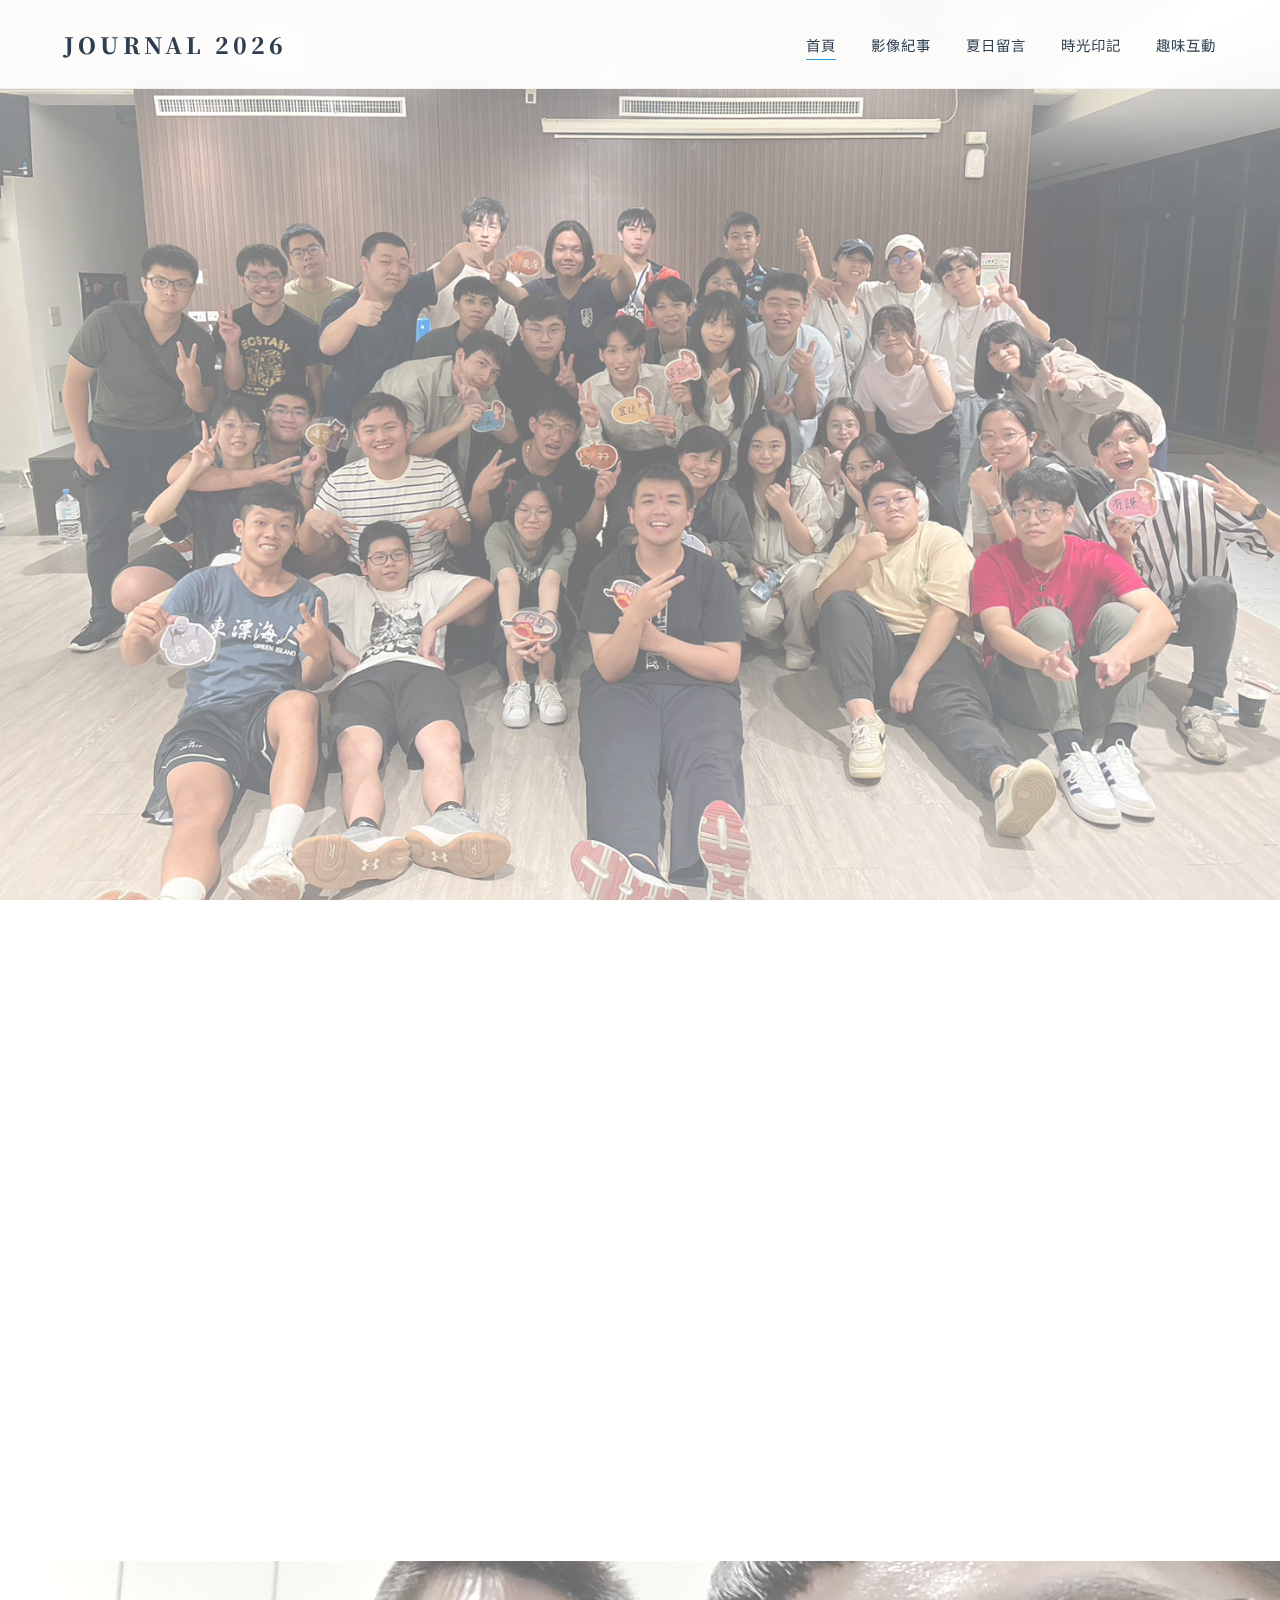
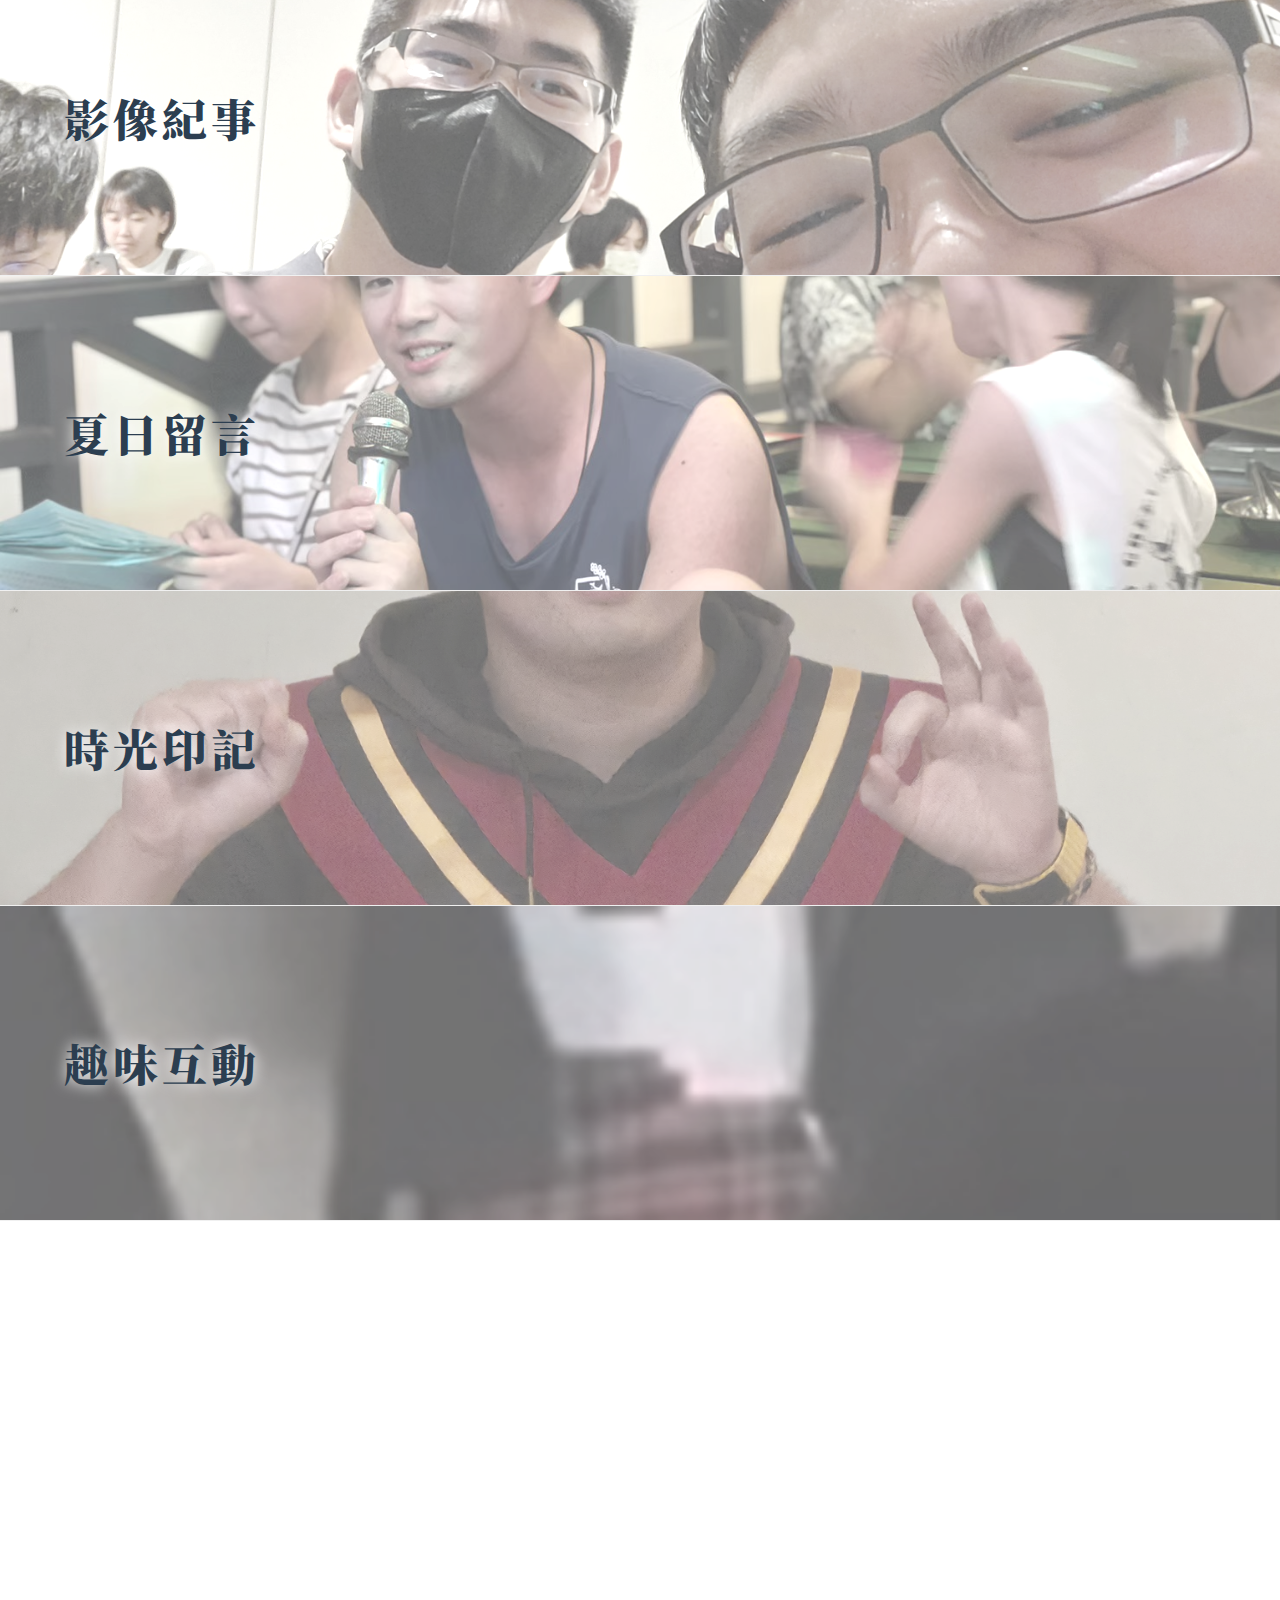
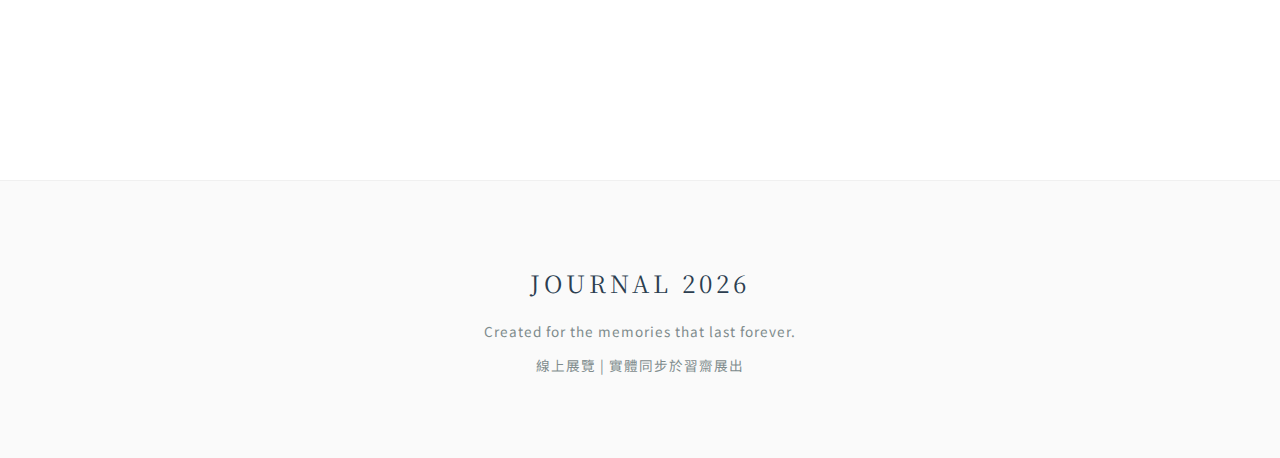
<file: 首頁/index.html>
<!DOCTYPE html>
<html lang="zh-TW">
<head>
    <meta charset="UTF-8">
    <meta name="viewport" content="width=device-width, initial-scale=1.0">
    <title>時光紀事 2026 | 青春與未來的交界</title>
    <!-- 引入字體：Noto Serif 用於標題增加展覽氣息，Noto Sans 用於內文 -->
    <link href="https://fonts.googleapis.com/css2?family=Noto+Sans+TC:wght@300;400;700&family=Noto+Serif+TC:wght@600;900&display=swap" rel="stylesheet">
    <style>
        :root {
            --primary-color: #3498db; /* 清新天藍 */
            --accent-color: #f1c40f;  /* 點綴金 */
            --bg-color: #ffffff;      /* 純白背景 */
            --text-main: #2c3e50;     /* 深藍灰文字 */
            --text-light: #7f8c8d;    /* 輔助文字 */
            --border-color: #f0f0f0;
        }

        * {
            margin: 0;
            padding: 0;
            box-sizing: border-box;
        }

        html {
            scroll-behavior: smooth;
        }

        body {
            font-family: 'Noto Sans TC', sans-serif;
            background-color: var(--bg-color);
            color: var(--text-main);
            overflow-x: hidden;
            line-height: 1.8;
        }

        /* --- 導覽列 --- */
        header {
            background-color: rgba(255, 255, 255, 0.9);
            backdrop-filter: blur(10px);
            padding: 1.5rem 0;
            position: fixed;
            width: 100%;
            top: 0;
            z-index: 1000;
            border-bottom: 1px solid var(--border-color);
            transition: all 0.4s ease;
        }

        .header-scrolled {
            padding: 1rem 0;
            background-color: rgba(255, 255, 255, 0.98);
        }

        .nav-content {
            display: flex;
            justify-content: space-between;
            align-items: center;
            width: 90%;
            max-width: 1400px;
            margin: 0 auto;
        }

        .logo {
            font-family: 'Noto Serif TC', serif;
            font-size: 1.4rem;
            letter-spacing: 4px;
            font-weight: 900;
            color: var(--text-main);
            text-decoration: none;
        }

        nav ul { list-style: none; display: flex; gap: 35px; }

        nav ul li a {
            color: var(--text-main);
            text-decoration: none;
            font-size: 0.9rem;
            font-weight: 400;
            letter-spacing: 1px;
            transition: 0.3s;
            position: relative;
        }

        nav ul li a::after {
            content: '';
            position: absolute;
            bottom: -5px;
            left: 0;
            width: 0;
            height: 1px;
            background: var(--primary-color);
            transition: 0.3s;
        }

        nav ul li a:hover::after, nav ul li a.active::after { width: 100%; }
        nav ul li a:hover { color: var(--primary-color); }

        /* --- 主視覺 Hero (bg1.jpg) - 100vh --- */
        .hero {
            width: 100%;
            height: 100vh;
            background: url('images/bg1.jpg') center/cover no-repeat;
            display: flex;
            align-items: center; /* 垂直置中，透過 padding 下移文字 */
            justify-content: center;
            position: relative;
        }

        .hero-overlay {
            position: absolute;
            inset: 0;
            background: rgba(255, 255, 255, 0.45); /* 增強白色濾鏡，讓背景更淡更亮 */
            z-index: 1;
        }

        .hero-text {
            position: relative;
            z-index: 2;
            text-align: center;
            padding-top: 10vh; /* 文字下移 10% 視窗高度 */
        }

        .hero-text h1 {
            font-family: 'Noto Serif TC', serif;
            font-size: clamp(3rem, 10vw, 6rem);
            font-weight: 900;
            color: var(--text-main);
            margin-bottom: 1.5rem;
            letter-spacing: 15px;
            opacity: 0;
            transform: translateY(30px);
            animation: revealUp 1.2s ease forwards;
            /* 增加細微的白色外發光確保邊緣清晰 */
            text-shadow: 0 0 20px rgba(255, 255, 255, 0.9), 0 0 10px rgba(255, 255, 255, 0.8);
        }

        .hero-text p {
            font-size: 1.2rem;
            letter-spacing: 8px;
            color: var(--text-main); /* 改為深色確保在淺色濾鏡下可見 */
            font-weight: 700;
            text-transform: uppercase;
            opacity: 0;
            transform: translateY(20px);
            animation: revealUp 1.2s ease 0.4s forwards;
            text-shadow: 0 0 10px rgba(255, 255, 255, 0.9);
        }

        /* --- 展覽論述區 --- */
        .intro-section {
            padding: 120px 0;
            max-width: 1000px;
            margin: 0 auto;
            text-align: center;
        }

        .reveal-node {
            opacity: 0;
            transform: translateY(40px);
            transition: all 1s cubic-bezier(0.2, 1, 0.3, 1);
        }

        .reveal-node.active {
            opacity: 1;
            transform: translateY(0);
        }

        .intro-title {
            font-family: 'Noto Serif TC', serif;
            font-size: 2.5rem;
            margin-bottom: 50px;
            position: relative;
            display: inline-block;
        }

        .intro-title::after {
            content: '';
            position: absolute;
            bottom: -15px;
            left: 50%;
            transform: translateX(-50%);
            width: 40px;
            height: 2px;
            background: var(--primary-color);
        }

        .intro-grid {
            display: grid;
            grid-template-columns: 1fr 1fr;
            gap: 60px;
            text-align: left;
            margin-top: 40px;
        }

        .intro-box h4 {
            font-family: 'Noto Serif TC', serif;
            font-size: 1.4rem;
            margin-bottom: 15px;
            color: var(--primary-color);
        }

        .intro-box p {
            color: var(--text-light);
            font-weight: 400;
            text-align: justify;
        }

        /* --- 分區橫幅連結 (35vh) --- */
        .sections-container {
            width: 100%;
            margin-top: 60px;
        }

        .exhibition-block {
            width: 100%;
            height: 35vh;
            display: flex;
            text-decoration: none;
            color: inherit;
            overflow: hidden;
            border-bottom: 1px solid var(--border-color);
            position: relative;
            transition: 0.6s cubic-bezier(0.2, 1, 0.3, 1);
        }

        .block-overlay {
            position: absolute;
            inset: 0;
            background: rgba(255, 255, 255, 0.4); /* 增加白色透明度確保文字清晰 */
            z-index: 2;
            transition: 0.4s;
        }

        .block-bg {
            position: absolute;
            width: 100%;
            height: 100%;
            background-size: cover;
            background-position: center;
            filter: grayscale(40%) brightness(1.1);
            transition: 1.2s cubic-bezier(0.2, 1, 0.3, 1);
            z-index: 1;
        }

        .block-1 .block-bg { background-image: url('images/bg2.jpg'); }
        .block-2 .block-bg { background-image: url('images/bg3.jpg'); }
        .block-3 .block-bg { background-image: url('images/bg4.jpg'); }
        .block-4 .block-bg { background-image: url('images/friend1.jpg'); }

        .block-content {
            position: relative;
            z-index: 3;
            width: 90%;
            max-width: 1400px;
            margin: 0 auto;
            display: flex;
            align-items: center;
            justify-content: space-between;
        }

        .block-title h3 {
            font-family: 'Noto Serif TC', serif;
            font-size: 2.8rem;
            font-weight: 900;
            color: var(--text-main);
            letter-spacing: 4px;
            transition: 0.5s;
            text-shadow: 0 0 15px rgba(255, 255, 255, 1); /* 強大白影 */
        }

        .block-desc {
            max-width: 450px;
            font-size: 1rem;
            font-weight: 700; /* 加粗 */
            color: var(--text-main);
            text-align: right;
            transform: translateX(40px);
            opacity: 0;
            transition: 0.6s cubic-bezier(0.2, 1, 0.3, 1);
            text-shadow: 0 0 10px rgba(255, 255, 255, 0.8);
        }

        /* 懸停動效 */
        .exhibition-block:hover {
            height: 40vh;
        }

        .exhibition-block:hover .block-bg {
            filter: grayscale(0%) brightness(1.1);
            transform: scale(1.05);
        }

        .exhibition-block:hover .block-overlay {
            background: rgba(255, 255, 255, 0.25);
        }

        .exhibition-block:hover .block-desc {
            transform: translateX(0);
            opacity: 1;
        }

        .exhibition-block:hover .block-title h3 {
            color: var(--primary-color);
            letter-spacing: 8px;
        }

        /* --- 展覽資訊區 (5/31 習齋) --- */
        .venue-section {
            padding: 150px 0;
            text-align: center;
            background: #fff;
        }

        .venue-info {
            display: flex;
            justify-content: center;
            gap: 100px;
            margin-top: 40px;
        }

        .venue-item span {
            display: block;
            font-size: 0.8rem;
            letter-spacing: 3px;
            color: var(--primary-color);
            margin-bottom: 10px;
            text-transform: uppercase;
        }

        .venue-item h5 {
            font-family: 'Noto Serif TC', serif;
            font-size: 2.2rem;
            font-weight: 900;
        }

        /* --- 頁尾 --- */
        footer {
            background-color: #fafafa;
            padding: 80px 0;
            border-top: 1px solid var(--border-color);
            text-align: center;
        }

        .footer-logo {
            font-family: 'Noto Serif TC', serif;
            font-size: 1.5rem;
            margin-bottom: 15px;
            display: block;
            letter-spacing: 4px;
        }

        .footer-info {
            font-size: 0.85rem;
            color: var(--text-light);
            letter-spacing: 1px;
        }

        /* 動畫定義 */
        @keyframes revealUp {
            to { opacity: 1; transform: translateY(0); }
        }

        /* 手機版 RWD */
        @media (max-width: 768px) {
            .hero-text { padding-top: 5vh; }
            .hero-text h1 { font-size: 2.8rem; letter-spacing: 5px; }
            .intro-grid { grid-template-columns: 1fr; gap: 40px; }
            .venue-info { flex-direction: column; gap: 40px; }
            .block-title h3 { font-size: 1.8rem; }
            .block-desc { display: none; }
            .exhibition-block { height: 25vh; }
            .exhibition-block:hover { height: 25vh; }
        }
    </style>
</head>
<body>

    <header id="main-header">
        <div class="nav-content">
            <a href="index.html" class="logo">JOURNAL 2026</a>
            <nav>
                <ul>
                    <li><a href="index.html" class="active">首頁</a></li>
                    <li><a href="../影像紀事/gallery.html">影像紀事</a></li>
                    <li><a href="../夏日留言/blessings.html">夏日留言</a></li>
                    <li><a href="../時光印記/memorial.html">時光印記</a></li>
                    <li><a href="../趣味互動/games.html">趣味互動</a></li>
                </ul>
            </nav>
        </div>
    </header>

    <!-- 主視覺區 (100vh) -->
    <section class="hero">
        <div class="hero-overlay"></div>
        <div class="hero-text">
            <h1>時光紀事</h1>
            <p>Memories & The Bright Future</p>
        </div>
    </section>

    <!-- 展覽介紹區 -->
    <main>
        <section class="intro-section">
            <div class="reveal-node">
                <h2 class="intro-title">展覽敘事</h2>
            </div>
            
            <div class="intro-grid">
                <div class="intro-box reveal-node">
                    <h4>展覽動機與目的</h4>
                    <p>
                        這場展覽不僅僅是為了紀錄一段旅程的終點，更是為了珍藏那些在日常中容易被忽略的微光。我們希望透過數位空間的轉化，將四年的共同記憶凝結成可以反覆閱讀的篇章。無論是曾經的迷惘或是此刻的堅定，都將在此刻獲得見證，並成為通往未來的溫柔動力。
                    </p>
                </div>
                <div class="intro-box reveal-node">
                    <h4>展覽介紹</h4>
                    <p>
                        《時光紀事 2026》線上特展，結合了影像紀錄、即時互動與數位工藝。從捕捉校園瞬間的影像廊道，到匯聚眾人情感的夏日留言牆，以及可供珍藏的明信片工作坊。這是一場關於青春、關於你我、關於成長的感官漫遊，誠邀您在蟬鳴響起前，與我們一同回溯那些閃閃發光的日子。
                    </p>
                </div>
            </div>
        </section>

        <!-- 分區連結區 (bg2 - bg5) -->
        <section class="sections-container">
            
            <a href="../影像紀事/gallery.html" class="exhibition-block block-1">
                <div class="block-bg"></div>
                <div class="block-overlay"></div>
                <div class="block-content">
                    <div class="block-title">
                        <h3>影像紀事</h3>
                    </div>
                    <div class="block-desc">
                        那些被快門捕捉的瞬間，是時光流轉中最誠實的切片。
                    </div>
                </div>
            </a>

            <a href="../夏日留言/blessings.html" class="exhibition-block block-2">
                <div class="block-bg"></div>
                <div class="block-overlay"></div>
                <div class="block-content">
                    <div class="block-title">
                        <h3>夏日留言</h3>
                    </div>
                    <div class="block-desc">
                        在蟬鳴的季節裡，將未竟的話語託付給雲端的回聲。
                    </div>
                </div>
            </a>

            <a href="../時光印記/memorial.html" class="exhibition-block block-3">
                <div class="block-bg"></div>
                <div class="block-overlay"></div>
                <div class="block-content">
                    <div class="block-title">
                        <h3>時光印記</h3>
                    </div>
                    <div class="block-desc">
                        親手製作一份數位的溫度，留作彼此生命中的紀念標本。
                    </div>
                </div>
            </a>

            <a href="../趣味互動/games.html" class="exhibition-block block-4">
                <div class="block-bg"></div>
                <div class="block-overlay"></div>
                <div class="block-content">
                    <div class="block-title">
                        <h3>趣味互動</h3>
                    </div>
                    <div class="block-desc">
                        拋開嚴肅的氣氛，在節奏與點擊之間找回最純粹的快樂。
                    </div>
                </div>
            </a>

        </section>

        <!-- 展覽資訊 (放最後) -->
        <section class="venue-section">
            <div class="reveal-node">
                <h2 class="intro-title">展覽資訊</h2>
            </div>
            <div class="venue-info reveal-node">
                <div class="venue-item">
                    <span>Opening Date</span>
                    <h5>2026 . 05 . 31</h5>
                </div>
                <div class="venue-item">
                    <span>Venue Location</span>
                    <h5>習齋 (Xi-Zhai)</h5>
                </div>
            </div>
        </section>
    </main>

    <footer>
        <div class="container">
            <span class="footer-logo">JOURNAL 2026</span>
            <p class="footer-info">Created for the memories that last forever.</p>
            <p class="footer-info" style="margin-top: 10px;">線上展覽 | 實體同步於習齋展出</p>
        </div>
    </footer>

    <script>
        // 1. 導覽列滾動效果
        window.addEventListener('scroll', () => {
            const header = document.getElementById('main-header');
            if (window.scrollY > 100) {
                header.classList.add('header-scrolled');
            } else {
                header.classList.remove('header-scrolled');
            }
        });

        // 2. 滾動偵測動畫 (Intersection Observer)
        const observerOptions = {
            threshold: 0.1,
            rootMargin: '0px 0px -50px 0px'
        };

        const observer = new IntersectionObserver((entries) => {
            entries.forEach(entry => {
                if (entry.isIntersecting) {
                    entry.target.classList.add('active');
                }
            });
        }, observerOptions);

        document.querySelectorAll('.reveal-node').forEach(node => {
            observer.observe(node);
        });
    </script>
</body>
</html>
</file>
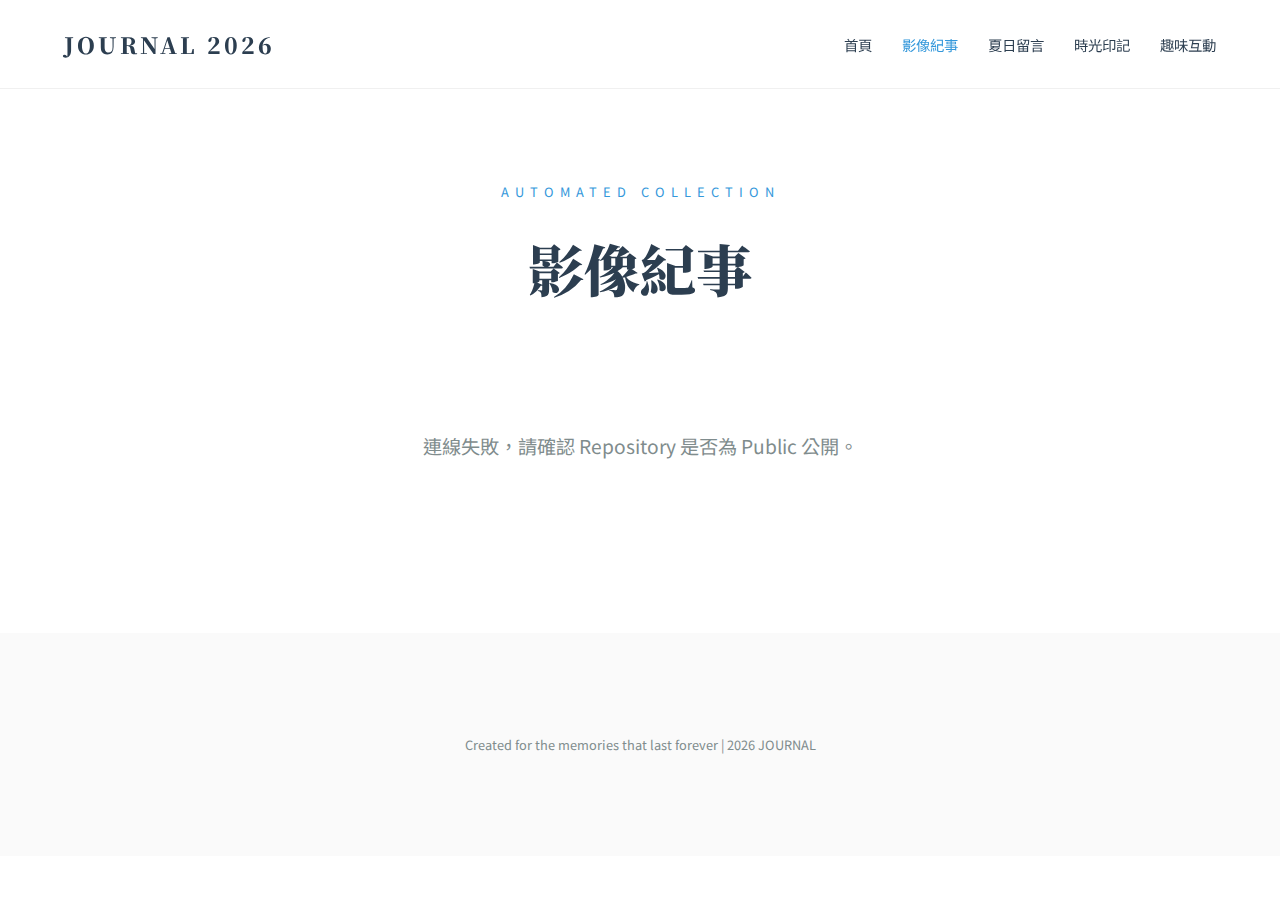
<file: gallery.html>
<!DOCTYPE html>
<html lang="zh-TW">
<head>
    <meta charset="UTF-8">
    <meta name="viewport" content="width=device-width, initial-scale=1.0">
    <title>影像紀事 | 時光紀錄展</title>
    <link href="https://fonts.googleapis.com/css2?family=Noto+Sans+TC:wght@300;400;700&family=Noto+Serif+TC:wght@600;900&display=swap" rel="stylesheet">
    <style>
        :root {
            --primary-color: #3498db;
            --bg-color: #ffffff;
            --text-main: #2c3e50;
            --text-light: #7f8c8d;
            --border-color: #f0f0f0;
        }

        * { margin: 0; padding: 0; box-sizing: border-box; }
        
        body {
            font-family: 'Noto Sans TC', sans-serif;
            background-color: var(--bg-color);
            color: var(--text-main);
            line-height: 1.8;
        }

        /* --- 導覽列 --- */
        header {
            background-color: rgba(255, 255, 255, 0.85);
            backdrop-filter: blur(12px);
            padding: 1.5rem 0;
            position: fixed;
            width: 100%;
            top: 0;
            z-index: 1000;
            border-bottom: 1px solid var(--border-color);
        }
        .nav-content {
            display: flex;
            justify-content: space-between;
            align-items: center;
            width: 90%;
            max-width: 1400px;
            margin: 0 auto;
        }
        .logo { font-family: 'Noto Serif TC', serif; font-size: 1.4rem; letter-spacing: 3px; font-weight: 900; }
        nav ul { list-style: none; display: flex; gap: 30px; }
        nav ul li a { color: var(--text-main); text-decoration: none; font-size: 0.9rem; transition: 0.3s; }
        nav ul li a:hover, nav ul li a.active { color: var(--primary-color); }

        /* --- 展覽標題區 --- */
        .page-header {
            margin-top: 180px;
            text-align: center;
            padding-bottom: 60px;
        }
        .page-header span {
            font-size: 0.8rem;
            color: var(--primary-color);
            text-transform: uppercase;
            letter-spacing: 6px;
            display: block;
            margin-bottom: 15px;
        }
        .page-header h2 {
            font-family: 'Noto Serif TC', serif;
            font-size: 3.5rem;
            font-weight: 900;
        }

        /* --- 影像網格 --- */
        .gallery-container {
            width: 90%;
            max-width: 1400px;
            margin: 0 auto 120px;
        }

        #media-grid {
            display: grid;
            grid-template-columns: repeat(auto-fill, minmax(350px, 1fr));
            gap: 40px;
        }

        .media-card {
            background: #fff;
            overflow: hidden;
            transition: 0.5s;
        }

        .image-wrapper {
            width: 100%;
            height: 350px;
            overflow: hidden;
            background: #f9f9f9;
            border: 1px solid #eee;
        }
        .image-wrapper img {
            width: 100%;
            height: 100%;
            object-fit: cover;
            transition: 1s;
        }
        .media-card:hover .image-wrapper img { transform: scale(1.1); }

        .card-info { padding: 15px 0; border-bottom: 1px solid #eee; }
        .card-info h4 { font-family: 'Noto Serif TC', serif; font-size: 1.1rem; color: var(--text-main); }

        /* 載入中動畫 */
        .loader {
            text-align: center;
            padding: 50px;
            font-size: 1.2rem;
            color: var(--text-light);
            grid-column: 1 / -1;
        }

        footer {
            padding: 100px 0;
            background-color: #fafafa;
            text-align: center;
            color: var(--text-light);
            font-size: 0.8rem;
        }
    </style>
</head>
<body>

    <header>
        <div class="nav-content">
            <div class="logo">JOURNAL 2026</div>
            <nav>
                <ul>
                    <li><a href="index.html">首頁</a></li>
                    <li><a href="gallery.html" class="active">影像紀事</a></li>
                    <li><a href="blessings.html">夏日留言</a></li>
                    <li><a href="memorial.html">時光印記</a></li>
                    <li><a href="games.html">趣味互動</a></li>
                </ul>
            </nav>
        </div>
    </header>

    <main>
        <div class="page-header">
            <span>Automated Collection</span>
            <h2>影像紀事</h2>
        </div>

        <div class="gallery-container">
            <div id="media-grid">
                <div class="loader">正在讀取時光膠囊中的照片...</div>
            </div>
        </div>
    </main>

    <footer>
        <p>Created for the memories that last forever | 2026 JOURNAL</p>
    </footer>

    <script>
        // --- 設定你的 GitHub 資訊 ---
        const username = 'shutiao7321'; // 你的 GitHub 帳號
        const repo = 'BC-project';      // 你的 Repository 名稱
        const folder = 'public';        // 你存放照片的資料夾名稱

        async function fetchPhotos() {
            const grid = document.getElementById('media-grid');
            
            try {
                // 利用 GitHub API 抓取資料夾清單
                const response = await fetch(`https://api.github.com/repos/${username}/${repo}/contents/${folder}`);
                const files = await response.json();

                // 清空載入中文字
                grid.innerHTML = '';

                // 篩選出圖片檔案 (jpg, png, webp, gif)
                const photoFiles = files.filter(file => 
                    /\.(jpe?g|png|webp|gif)$/i.test(file.name)
                );

                if (photoFiles.length === 0) {
                    grid.innerHTML = '<div class="loader">資料夾內目前沒有照片喔！</div>';
                    return;
                }

                // 自動產生 HTML 結構
                photoFiles.forEach(file => {
                    const card = document.createElement('div');
                    card.className = 'media-card';
                    
                    // 注意：GitHub API 回傳的 download_url 是可以直接顯示的圖片網址
                    card.innerHTML = `
                        <div class="image-wrapper">
                            <img src="${file.download_url}" alt="${file.name}">
                        </div>
                        <div class="card-info">
                            <h4>影像紀錄</h4>
                            <p>${file.name}</p>
                        </div>
                    `;
                    grid.appendChild(card);
                });

            } catch (error) {
                console.error('抓取照片失敗:', error);
                grid.innerHTML = '<div class="loader">連線失敗，請確認 Repository 是否為 Public 公開。</div>';
            }
        }

        // 執行抓取
        fetchPhotos();
    </script>
</body>
</html>
</file>
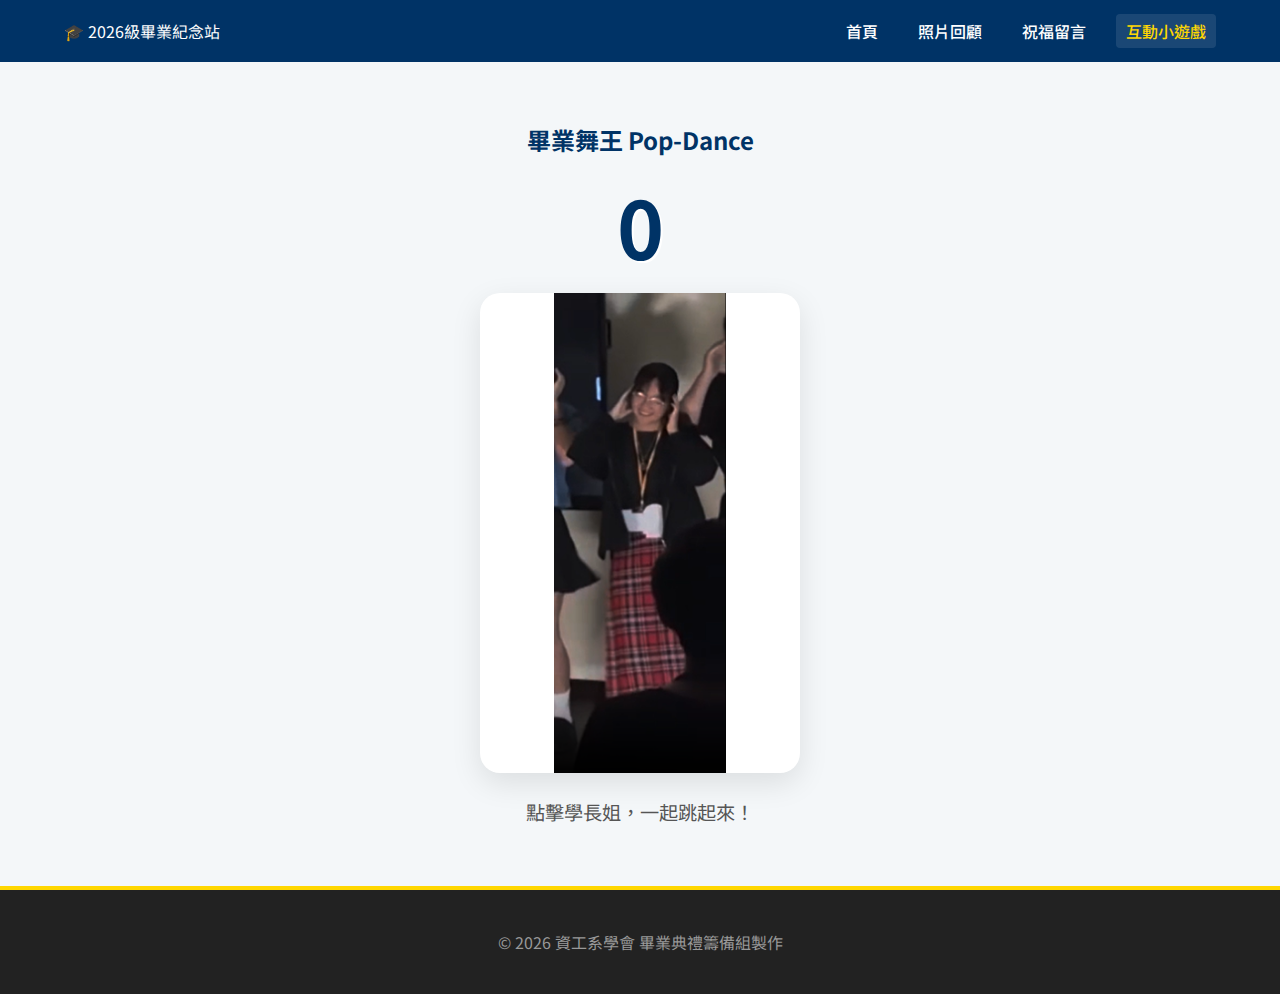
<file: games.html>
<!DOCTYPE html>
<html lang="zh-TW">
<head>
    <meta charset="UTF-8">
    <meta name="viewport" content="width=device-width, initial-scale=1.0">
    <title>互動小遊戲 | 2026級畢業紀念站</title>
    <link href="https://fonts.googleapis.com/css2?family=Noto+Sans+TC:wght@400;700&display=swap" rel="stylesheet">
    <style>
        :root { --primary-color: #003366; --secondary-color: #FFD700; --white: #ffffff; --bg-color: #f4f7f9; }
        * { margin: 0; padding: 0; box-sizing: border-box; }
        body { font-family: 'Noto Sans TC', sans-serif; background-color: var(--bg-color); text-align: center; }
        
        header { background-color: var(--primary-color); color: var(--white); padding: 1.2rem 0; position: sticky; top: 0; z-index: 1000; }
        .nav-content { display: flex; justify-content: space-between; align-items: center; width: 90%; max-width: 1200px; margin: 0 auto; }
        nav ul { list-style: none; display: flex; gap: 20px; }
        nav ul li a { color: var(--white); text-decoration: none; font-weight: 500; transition: 0.3s; padding: 5px 10px; border-radius: 4px; }
        nav ul li a:hover, nav ul li a.active { color: var(--secondary-color); background: rgba(255,255,255,0.1); }

        .game-section { padding: 60px 0; }
        .score { font-size: 5rem; font-weight: bold; color: var(--primary-color); margin: 10px 0; text-shadow: 2px 2px 0px white; }
        
        #pop-container {
            width: 320px;
            height: 480px;
            margin: 0 auto;
            cursor: pointer;
            user-select: none;
            -webkit-tap-highlight-color: transparent;
            display: flex;
            align-items: center;
            justify-content: center;
            background: white;
            border-radius: 20px;
            box-shadow: 0 10px 30px rgba(0,0,0,0.1);
            overflow: hidden;
        }
        
        #pop-img { max-width: 100%; max-height: 100%; object-fit: contain; -webkit-user-drag: none; }
        .instructions { margin-top: 25px; color: #555; font-size: 1.2rem; }

        footer { background-color: #222; color: #999; padding: 40px 0; text-align: center; border-top: 4px solid var(--secondary-color); }
    </style>
</head>
<body>
    <header>
        <div class="container nav-content">
            <div class="logo">🎓 2026級畢業紀念站</div>
            <nav>
                <ul>
                    <li><a href="index.html">首頁</a></li>
                    <li><a href="gallery.html">照片回顧</a></li>
                    <li><a href="blessings.html">祝福留言</a></li>
                    <li><a href="games.html" class="active">互動小遊戲</a></li>
                </ul>
            </nav>
        </div>
    </header>

    <section class="container game-section">
        <h2 style="color:var(--primary-color)">畢業舞王 Pop-Dance</h2>
        <div class="score" id="score">0</div>
        
        <div id="pop-container">
            <!-- 初始圖片 -->
            <img id="pop-img" src="friend1.jpg" alt="點擊跳舞！">
        </div>

        <p class="instructions">點擊學長姐，一起跳起來！</p>
    </section>

    <audio id="pop-sound" src="https://www.soundjay.com/buttons/sounds/button-37.mp3"></audio>

    <script>
        const popImg = document.getElementById('pop-img');
        const scoreDisplay = document.getElementById('score');
        const popSound = document.getElementById('pop-sound');
        let count = 0;

        const img_normal = "friend1.jpg"; 
        const img_active = "friend2.jpg"; 

        // 預載圖片
        const preloadImg = new Image();
        preloadImg.src = img_active;

        function playPop() {
            count++;
            scoreDisplay.innerText = count;
            popImg.src = img_active;
            popSound.currentTime = 0;
            popSound.play().catch(() => {}); 
        }

        function endPop() {
            popImg.src = img_normal;
        }

        const container = document.getElementById('pop-container');
        container.addEventListener('mousedown', (e) => { if (e.button === 0) playPop(); });
        window.addEventListener('mouseup', endPop);
        container.addEventListener('touchstart', (e) => { e.preventDefault(); playPop(); });
        container.addEventListener('touchend', (e) => { e.preventDefault(); endPop(); });
    </script>

    <footer><p>© 2026 資工系學會 畢業典禮籌備組製作</p></footer>
</body>
</html>
</file>
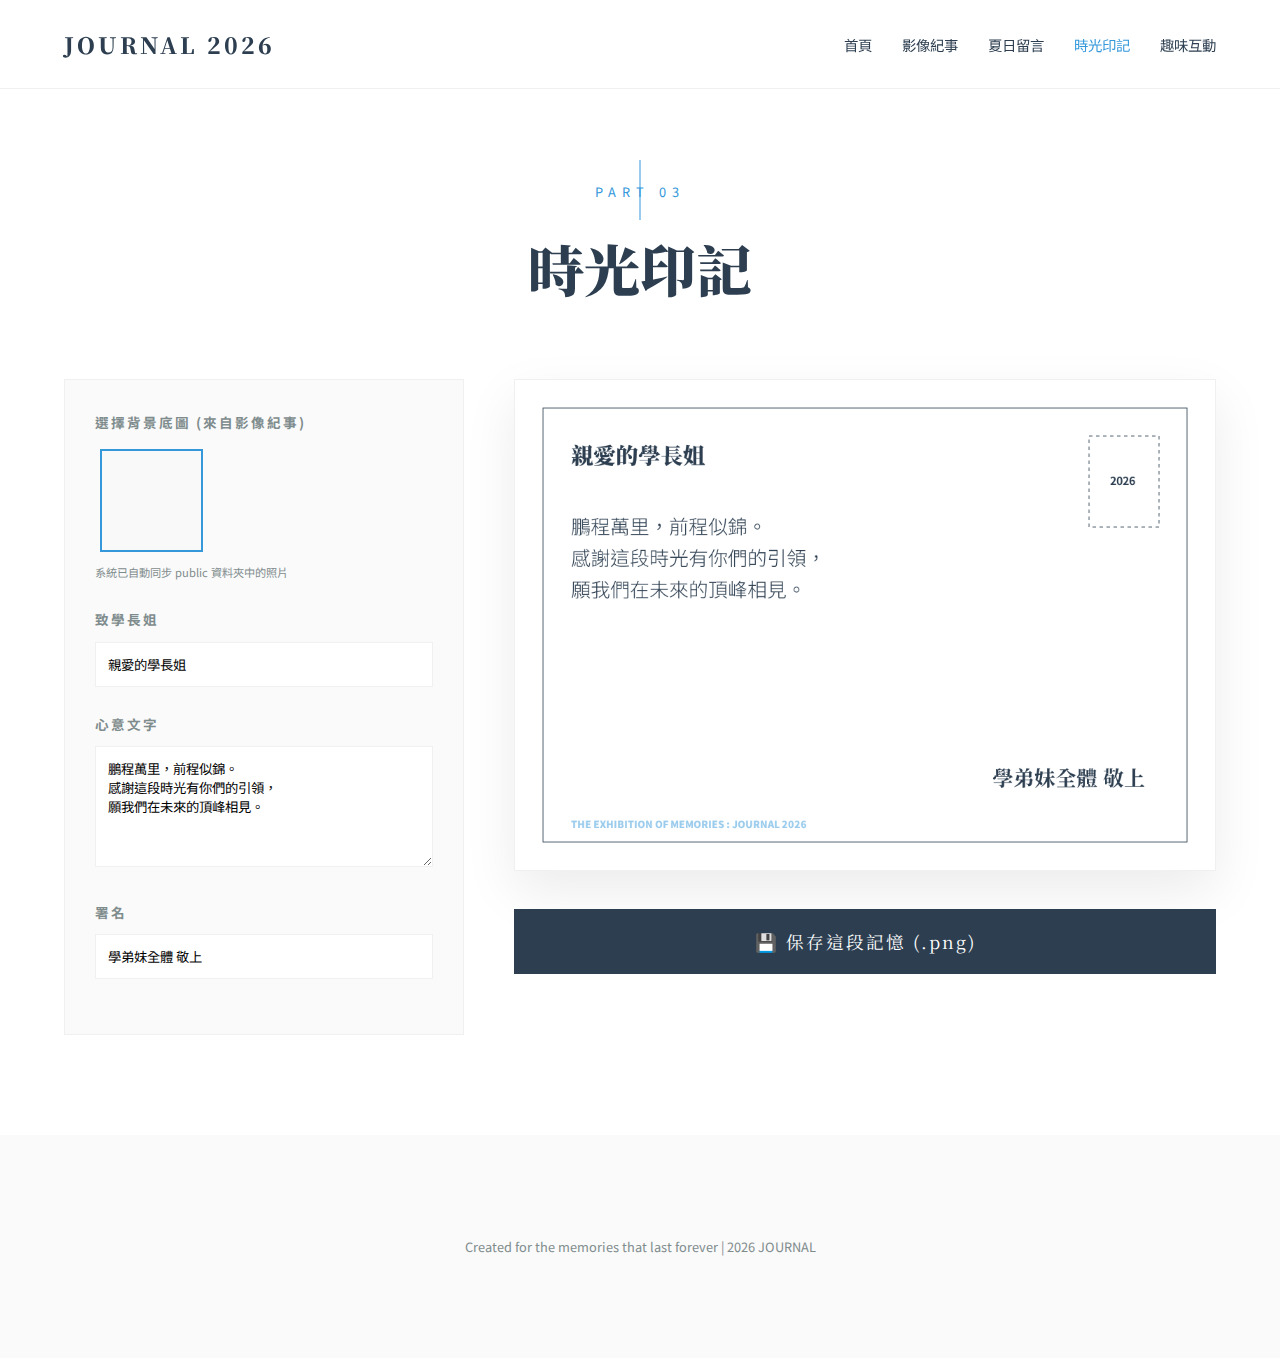
<file: memorial.html>
<!DOCTYPE html>
<html lang="zh-TW">
<head>
    <meta charset="UTF-8">
    <meta name="viewport" content="width=device-width, initial-scale=1.0">
    <title>時光印記 | 時光紀錄展</title>
    <link href="https://fonts.googleapis.com/css2?family=Noto+Sans+TC:wght@300;400;700&family=Noto+Serif+TC:wght@600;900&display=swap" rel="stylesheet">
    <style>
        :root {
            --primary-color: #3498db;
            --bg-color: #ffffff;
            --text-main: #2c3e50;
            --text-light: #7f8c8d;
            --border-color: #f0f0f0;
            --accent-bg: #fafafa;
        }

        * { margin: 0; padding: 0; box-sizing: border-box; }
        body {
            font-family: 'Noto Sans TC', sans-serif;
            background-color: var(--bg-color);
            color: var(--text-main);
            line-height: 1.8;
            overflow-x: hidden;
        }

        header {
            background-color: rgba(255, 255, 255, 0.85);
            backdrop-filter: blur(12px);
            padding: 1.5rem 0;
            position: fixed;
            width: 100%;
            top: 0;
            z-index: 1000;
            border-bottom: 1px solid var(--border-color);
        }
        .nav-content {
            display: flex;
            justify-content: space-between;
            align-items: center;
            width: 90%;
            max-width: 1400px;
            margin: 0 auto;
        }
        .logo { font-family: 'Noto Serif TC', serif; font-size: 1.4rem; letter-spacing: 3px; font-weight: 900; }
        nav ul { list-style: none; display: flex; gap: 30px; }
        nav ul li a { color: var(--text-main); text-decoration: none; font-size: 0.9rem; transition: 0.3s; }
        nav ul li a:hover, nav ul li a.active { color: var(--primary-color); }

        .page-header {
            margin-top: 180px;
            text-align: center;
            padding-bottom: 60px;
            position: relative;
        }
        .page-header::before {
            content: '';
            position: absolute;
            top: -20px;
            left: 50%;
            transform: translateX(-50%);
            width: 1px;
            height: 60px;
            background: var(--primary-color);
        }
        .page-header span {
            font-size: 0.8rem;
            color: var(--primary-color);
            text-transform: uppercase;
            letter-spacing: 6px;
            display: block;
            margin-bottom: 15px;
        }
        .page-header h2 {
            font-family: 'Noto Serif TC', serif;
            font-size: 3.5rem;
            font-weight: 900;
        }

        .editor-container {
            width: 90%;
            max-width: 1300px;
            margin: 0 auto 100px;
            display: grid;
            grid-template-columns: 400px 1fr;
            gap: 50px;
            align-items: start;
        }

        .controls {
            background: var(--accent-bg);
            padding: 30px;
            border: 1px solid var(--border-color);
        }
        .control-group { margin-bottom: 25px; }
        .control-group label {
            display: block;
            font-size: 0.85rem;
            color: var(--text-light);
            text-transform: uppercase;
            letter-spacing: 2px;
            margin-bottom: 10px;
            font-weight: 700;
        }
        input, textarea {
            width: 100%;
            padding: 12px;
            border: 1px solid var(--border-color);
            background: white;
            font-family: inherit;
            outline: none;
            transition: 0.3s;
        }

        .image-picker {
            display: grid;
            grid-template-columns: repeat(3, 1fr);
            gap: 10px;
            margin-top: 10px;
            max-height: 250px;
            overflow-y: auto;
            padding: 5px;
        }
        .img-option {
            aspect-ratio: 1;
            background: #eee;
            cursor: pointer;
            border: 2px solid transparent;
            background-size: cover;
            background-position: center;
            transition: 0.2s;
        }
        .img-option.active { border-color: var(--primary-color); }
        .img-option:hover { transform: scale(1.05); }

        .preview-area {
            text-align: center;
            position: sticky;
            top: 120px;
        }
        #postcard-canvas {
            max-width: 100%;
            height: auto;
            background: white;
            box-shadow: 0 20px 50px rgba(0,0,0,0.08);
            border: 1px solid var(--border-color);
        }
        .download-btn {
            margin-top: 30px;
            width: 100%;
            padding: 20px;
            background: var(--text-main);
            color: white;
            border: none;
            cursor: pointer;
            font-family: 'Noto Serif TC', serif;
            font-size: 1.1rem;
            letter-spacing: 2px;
            transition: 0.3s;
        }
        .download-btn:hover { background: var(--primary-color); transform: translateY(-3px); }

        footer {
            padding: 100px 0;
            background-color: var(--accent-bg);
            text-align: center;
            color: var(--text-light);
            font-size: 0.8rem;
        }

        @media (max-width: 1000px) {
            .editor-container { grid-template-columns: 1fr; }
            .preview-area { position: static; }
        }
    </style>
</head>
<body>

    <header>
        <div class="nav-content">
            <div class="logo">JOURNAL 2026</div>
            <nav>
                <ul>
                    <li><a href="index.html">首頁</a></li>
                    <li><a href="gallery.html">影像紀事</a></li>
                    <li><a href="blessings.html">夏日留言</a></li>
                    <li><a href="memorial.html" class="active">時光印記</a></li>
                    <li><a href="games.html">趣味互動</a></li>
                </ul>
            </nav>
        </div>
    </header>

    <main>
        <div class="page-header">
            <span>Part 03</span>
            <h2>時光印記</h2>
        </div>

        <section class="editor-container">
            <div class="controls">
                <div class="control-group">
                    <label>選擇背景底圖 (來自影像紀事)</label>
                    <div class="image-picker" id="image-picker">
                        <!-- 第一個選項永遠是空白純色 -->
                        <div class="img-option active" style="background-color: #f9f9f9;" title="純白背景" onclick="setBg(null, this)"></div>
                    </div>
                    <p style="font-size: 0.7rem; color: var(--text-light); margin-top: 5px;">系統已自動同步 public 資料夾中的照片</p>
                </div>

                <div class="control-group">
                    <label>致學長姐</label>
                    <input type="text" id="inp-to" placeholder="例：親愛的 某某學長" value="親愛的學長姐" oninput="draw()">
                </div>

                <div class="control-group">
                    <label>心意文字</label>
                    <textarea id="inp-msg" rows="5" oninput="draw()">鵬程萬里，前程似錦。
感謝這段時光有你們的引領，
願我們在未來的頂峰相見。</textarea>
                </div>

                <div class="control-group">
                    <label>署名</label>
                    <input type="text" id="inp-from" placeholder="例：資工系學弟妹 敬上" value="學弟妹全體 敬上" oninput="draw()">
                </div>
            </div>

            <div class="preview-area">
                <canvas id="postcard-canvas" width="1000" height="700"></canvas>
                <button class="download-btn" onclick="download()">💾 保存這段記憶 (.png)</button>
            </div>
        </section>
    </main>

    <footer>
        <p>Created for the memories that last forever | 2026 JOURNAL</p>
    </footer>

    <script>
        const canvas = document.getElementById('postcard-canvas');
        const ctx = canvas.getContext('2d');
        let bgImg = null;

        // --- GitHub API 設定 ---
        const username = 'shutiao7321'; 
        const repo = 'BC-project';      
        const folder = 'public';        

        // 自動抓取照片並生成選單
        async function loadBackgrounds() {
            const picker = document.getElementById('image-picker');
            try {
                const response = await fetch(`https://api.github.com/repos/${username}/${repo}/contents/${folder}`);
                const files = await response.json();
                
                const photoFiles = files.filter(file => /\.(jpe?g|png|webp|gif)$/i.test(file.name));

                photoFiles.forEach(file => {
                    const div = document.createElement('div');
                    div.className = 'img-option';
                    div.style.backgroundImage = `url('${file.download_url}')`;
                    div.onclick = () => setBg(file.download_url, div);
                    picker.appendChild(div);
                });
                
              

            } catch (err) {
                console.error("無法載入底圖清單:", err);
            }
        }

        function setBg(url, el) {
            document.querySelectorAll('.img-option').forEach(opt => opt.classList.remove('active'));
            el.classList.add('active');

            if (!url) {
                bgImg = null;
                draw();
            } else {
                const img = new Image();
                // 必須設定此項，否則 Canvas 導出圖片時會因為安全問題報錯
                img.crossOrigin = "anonymous";
                img.src = url;
                img.onload = () => {
                    bgImg = img;
                    draw();
                };
            }
        }

        function draw() {
            const to = document.getElementById('inp-to').value;
            const msg = document.getElementById('inp-msg').value;
            const from = document.getElementById('inp-from').value;

            ctx.fillStyle = "#ffffff";
            ctx.fillRect(0, 0, canvas.width, canvas.height);

            if (bgImg) {
                // 比例適配繪製
                const scale = Math.max(canvas.width / bgImg.width, canvas.height / bgImg.height);
                const x = (canvas.width / 2) - (bgImg.width / 2) * scale;
                const y = (canvas.height / 2) - (bgImg.height / 2) * scale;
                ctx.drawImage(bgImg, x, y, bgImg.width * scale, bgImg.height * scale);
                
                // 加上半透明白底，確保文字清晰
                ctx.fillStyle = "rgba(255, 255, 255, 0.75)";
                ctx.fillRect(0, 0, canvas.width, canvas.height);
            }

            ctx.strokeStyle = "#2c3e50";
            ctx.lineWidth = 1;
            ctx.strokeRect(40, 40, canvas.width - 80, canvas.height - 80);

            // 郵票裝飾
            ctx.setLineDash([5, 5]);
            ctx.strokeRect(canvas.width - 180, 80, 100, 130);
            ctx.setLineDash([]);
            ctx.font = 'bold 16px "Noto Sans TC"';
            ctx.fillStyle = "#2c3e50";
            ctx.fillText("2026", canvas.width - 150, 150);

            ctx.fillStyle = "#2c3e50";
            ctx.font = '900 32px "Noto Serif TC"';
            ctx.fillText(to, 80, 120);

            ctx.font = '300 28px "Noto Sans TC"';
            const lines = msg.split('\n');
            lines.forEach((line, i) => {
                ctx.fillText(line, 80, 220 + (i * 45));
            });

            ctx.font = '700 30px "Noto Serif TC"';
            ctx.textAlign = 'right';
            ctx.fillText(from, canvas.width - 100, canvas.height - 120);
            ctx.textAlign = 'left';

            ctx.font = '900 14px "Noto Sans TC"';
            ctx.fillStyle = "rgba(52, 152, 219, 0.5)";
            ctx.fillText("THE EXHIBITION OF MEMORIES : JOURNAL 2026", 80, canvas.height - 60);
        }

        function download() {
            const link = document.createElement('a');
            link.download = `時光印記-2026.png`;
            link.href = canvas.toDataURL('image/png', 1.0);
            link.click();
        }

        window.onload = () => {
            loadBackgrounds();
            document.fonts.ready.then(() => draw());
        };
    </script>
</body>
</html>
</file>
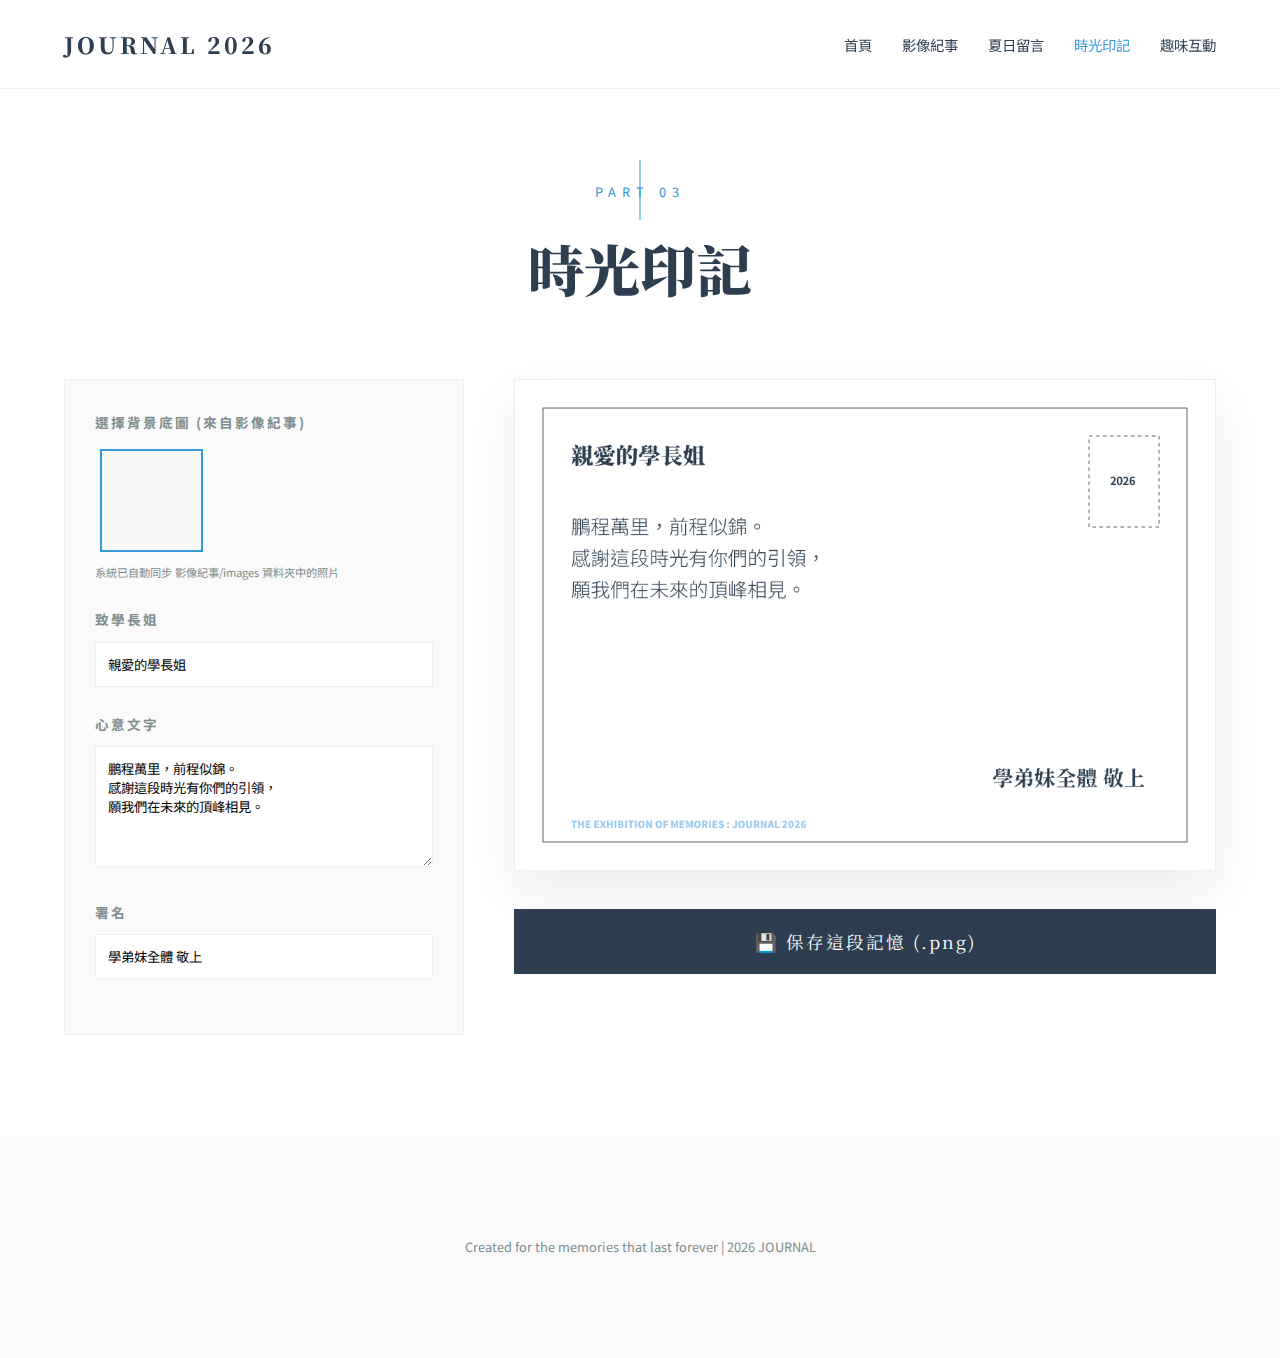
<file: 時光印記/memorial.html>
<!DOCTYPE html>
<html lang="zh-TW">
<head>
    <meta charset="UTF-8">
    <meta name="viewport" content="width=device-width, initial-scale=1.0">
    <title>時光印記 | 時光紀錄展</title>
    <link href="https://fonts.googleapis.com/css2?family=Noto+Sans+TC:wght@300;400;700&family=Noto+Serif+TC:wght@600;900&display=swap" rel="stylesheet">
    <style>
        :root {
            --primary-color: #3498db;
            --bg-color: #ffffff;
            --text-main: #2c3e50;
            --text-light: #7f8c8d;
            --border-color: #f0f0f0;
            --accent-bg: #fafafa;
        }

        * { margin: 0; padding: 0; box-sizing: border-box; }
        body {
            font-family: 'Noto Sans TC', sans-serif;
            background-color: var(--bg-color);
            color: var(--text-main);
            line-height: 1.8;
            overflow-x: hidden;
        }

        header {
            background-color: rgba(255, 255, 255, 0.85);
            backdrop-filter: blur(12px);
            padding: 1.5rem 0;
            position: fixed;
            width: 100%;
            top: 0;
            z-index: 1000;
            border-bottom: 1px solid var(--border-color);
        }
        .nav-content {
            display: flex;
            justify-content: space-between;
            align-items: center;
            width: 90%;
            max-width: 1400px;
            margin: 0 auto;
        }
        .logo { font-family: 'Noto Serif TC', serif; font-size: 1.4rem; letter-spacing: 3px; font-weight: 900; }
        nav ul { list-style: none; display: flex; gap: 30px; }
        nav ul li a { color: var(--text-main); text-decoration: none; font-size: 0.9rem; transition: 0.3s; }
        nav ul li a:hover, nav ul li a.active { color: var(--primary-color); }

        .page-header {
            margin-top: 180px;
            text-align: center;
            padding-bottom: 60px;
            position: relative;
        }
        .page-header::before {
            content: '';
            position: absolute;
            top: -20px;
            left: 50%;
            transform: translateX(-50%);
            width: 1px;
            height: 60px;
            background: var(--primary-color);
        }
        .page-header span {
            font-size: 0.8rem;
            color: var(--primary-color);
            text-transform: uppercase;
            letter-spacing: 6px;
            display: block;
            margin-bottom: 15px;
        }
        .page-header h2 {
            font-family: 'Noto Serif TC', serif;
            font-size: 3.5rem;
            font-weight: 900;
        }

        .editor-container {
            width: 90%;
            max-width: 1300px;
            margin: 0 auto 100px;
            display: grid;
            grid-template-columns: 400px 1fr;
            gap: 50px;
            align-items: start;
        }

        .controls {
            background: var(--accent-bg);
            padding: 30px;
            border: 1px solid var(--border-color);
        }
        .control-group { margin-bottom: 25px; }
        .control-group label {
            display: block;
            font-size: 0.85rem;
            color: var(--text-light);
            text-transform: uppercase;
            letter-spacing: 2px;
            margin-bottom: 10px;
            font-weight: 700;
        }
        input, textarea {
            width: 100%;
            padding: 12px;
            border: 1px solid var(--border-color);
            background: white;
            font-family: inherit;
            outline: none;
            transition: 0.3s;
        }

        .image-picker {
            display: grid;
            grid-template-columns: repeat(3, 1fr);
            gap: 10px;
            margin-top: 10px;
            max-height: 250px;
            overflow-y: auto;
            padding: 5px;
        }
        .img-option {
            aspect-ratio: 1;
            background: #eee;
            cursor: pointer;
            border: 2px solid transparent;
            background-size: cover;
            background-position: center;
            transition: 0.2s;
        }
        .img-option.active { border-color: var(--primary-color); }
        .img-option:hover { transform: scale(1.05); }

        .preview-area {
            text-align: center;
            position: sticky;
            top: 120px;
        }
        #postcard-canvas {
            max-width: 100%;
            height: auto;
            background: white;
            box-shadow: 0 20px 50px rgba(0,0,0,0.08);
            border: 1px solid var(--border-color);
        }
        .download-btn {
            margin-top: 30px;
            width: 100%;
            padding: 20px;
            background: var(--text-main);
            color: white;
            border: none;
            cursor: pointer;
            font-family: 'Noto Serif TC', serif;
            font-size: 1.1rem;
            letter-spacing: 2px;
            transition: 0.3s;
        }
        .download-btn:hover { background: var(--primary-color); transform: translateY(-3px); }

        footer {
            padding: 100px 0;
            background-color: var(--accent-bg);
            text-align: center;
            color: var(--text-light);
            font-size: 0.8rem;
        }

        @media (max-width: 1000px) {
            .editor-container { grid-template-columns: 1fr; }
            .preview-area { position: static; }
        }
    </style>
</head>
<body>

    <header>
        <div class="nav-content">
            <div class="logo">JOURNAL 2026</div>
            <nav>
                <ul>
                    <li><a href="../首頁/index.html">首頁</a></li>
                    <li><a href="../影像紀事/gallery.html">影像紀事</a></li>
                    <li><a href="../夏日留言/blessings.html">夏日留言</a></li>
                    <li><a href="memorial.html" class="active">時光印記</a></li>
                    <li><a href="../趣味互動/games.html">趣味互動</a></li>
                </ul>
            </nav>
        </div>
    </header>

    <main>
        <div class="page-header">
            <span>Part 03</span>
            <h2>時光印記</h2>
        </div>

        <section class="editor-container">
            <div class="controls">
                <div class="control-group">
                    <label>選擇背景底圖 (來自影像紀事)</label>
                    <div class="image-picker" id="image-picker">
                        <!-- 第一個選項永遠是空白純色 -->
                        <div class="img-option active" style="background-color: #f9f9f9;" title="純白背景" onclick="setBg(null, this)"></div>
                    </div>
                    <p style="font-size: 0.7rem; color: var(--text-light); margin-top: 5px;">系統已自動同步 影像紀事/images 資料夾中的照片</p>
                </div>

                <div class="control-group">
                    <label>致學長姐</label>
                    <input type="text" id="inp-to" placeholder="例：親愛的 某某學長" value="親愛的學長姐" oninput="draw()">
                </div>

                <div class="control-group">
                    <label>心意文字</label>
                    <textarea id="inp-msg" rows="5" oninput="draw()">鵬程萬里，前程似錦。
感謝這段時光有你們的引領，
願我們在未來的頂峰相見。</textarea>
                </div>

                <div class="control-group">
                    <label>署名</label>
                    <input type="text" id="inp-from" placeholder="例：資工系學弟妹 敬上" value="學弟妹全體 敬上" oninput="draw()">
                </div>
            </div>

            <div class="preview-area">
                <canvas id="postcard-canvas" width="1000" height="700"></canvas>
                <button class="download-btn" onclick="download()">💾 保存這段記憶 (.png)</button>
            </div>
        </section>
    </main>

    <footer>
        <p>Created for the memories that last forever | 2026 JOURNAL</p>
    </footer>

    <script>
        const canvas = document.getElementById('postcard-canvas');
        const ctx = canvas.getContext('2d');
        let bgImg = null;

        // --- GitHub API 設定 ---
        const username = 'shutiao7321'; 
        const repo = 'BC-project';      
        const folder = '影像紀事/images';        

        // 自動抓取照片並生成選單
        async function loadBackgrounds() {
            const picker = document.getElementById('image-picker');
            try {
                const response = await fetch(`https://api.github.com/repos/${username}/${repo}/contents/${folder}`);
                const files = await response.json();
                
                const photoFiles = files.filter(file => /\.(jpe?g|png|webp|gif)$/i.test(file.name));

                photoFiles.forEach(file => {
                    const div = document.createElement('div');
                    div.className = 'img-option';
                    div.style.backgroundImage = `url('${file.download_url}')`;
                    div.onclick = () => setBg(file.download_url, div);
                    picker.appendChild(div);
                });
                
              

            } catch (err) {
                console.error("無法載入底圖清單:", err);
            }
        }

        function setBg(url, el) {
            document.querySelectorAll('.img-option').forEach(opt => opt.classList.remove('active'));
            el.classList.add('active');

            if (!url) {
                bgImg = null;
                draw();
            } else {
                const img = new Image();
                // 必須設定此項，否則 Canvas 導出圖片時會因為安全問題報錯
                img.crossOrigin = "anonymous";
                img.src = url;
                img.onload = () => {
                    bgImg = img;
                    draw();
                };
            }
        }

        function draw() {
            const to = document.getElementById('inp-to').value;
            const msg = document.getElementById('inp-msg').value;
            const from = document.getElementById('inp-from').value;

            ctx.fillStyle = "#ffffff";
            ctx.fillRect(0, 0, canvas.width, canvas.height);

            if (bgImg) {
                // 比例適配繪製
                const scale = Math.max(canvas.width / bgImg.width, canvas.height / bgImg.height);
                const x = (canvas.width / 2) - (bgImg.width / 2) * scale;
                const y = (canvas.height / 2) - (bgImg.height / 2) * scale;
                ctx.drawImage(bgImg, x, y, bgImg.width * scale, bgImg.height * scale);
                
                // 加上半透明白底，確保文字清晰
                ctx.fillStyle = "rgba(255, 255, 255, 0.75)";
                ctx.fillRect(0, 0, canvas.width, canvas.height);
            }

            ctx.strokeStyle = "#2c3e50";
            ctx.lineWidth = 1;
            ctx.strokeRect(40, 40, canvas.width - 80, canvas.height - 80);

            // 郵票裝飾
            ctx.setLineDash([5, 5]);
            ctx.strokeRect(canvas.width - 180, 80, 100, 130);
            ctx.setLineDash([]);
            ctx.font = 'bold 16px "Noto Sans TC"';
            ctx.fillStyle = "#2c3e50";
            ctx.fillText("2026", canvas.width - 150, 150);

            ctx.fillStyle = "#2c3e50";
            ctx.font = '900 32px "Noto Serif TC"';
            ctx.fillText(to, 80, 120);

            ctx.font = '300 28px "Noto Sans TC"';
            const lines = msg.split('\n');
            lines.forEach((line, i) => {
                ctx.fillText(line, 80, 220 + (i * 45));
            });

            ctx.font = '700 30px "Noto Serif TC"';
            ctx.textAlign = 'right';
            ctx.fillText(from, canvas.width - 100, canvas.height - 120);
            ctx.textAlign = 'left';

            ctx.font = '900 14px "Noto Sans TC"';
            ctx.fillStyle = "rgba(52, 152, 219, 0.5)";
            ctx.fillText("THE EXHIBITION OF MEMORIES : JOURNAL 2026", 80, canvas.height - 60);
        }

        function download() {
            const link = document.createElement('a');
            link.download = `時光印記-2026.png`;
            link.href = canvas.toDataURL('image/png', 1.0);
            link.click();
        }

        window.onload = () => {
            loadBackgrounds();
            document.fonts.ready.then(() => draw());
        };
    </script>
</body>
</html>
</file>
